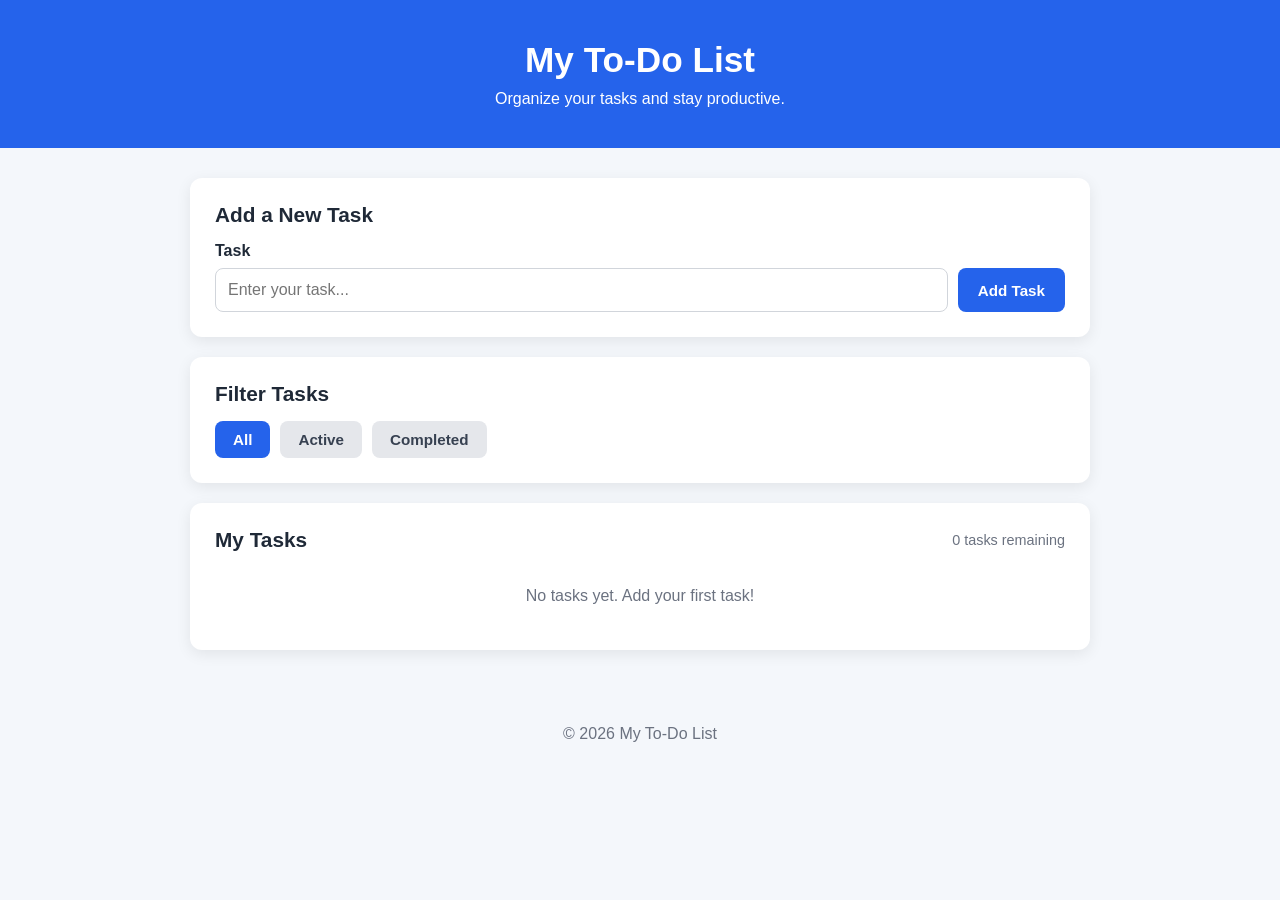
<file: index.html>
<!DOCTYPE html>
<html lang="en">
<head>
    <meta charset="UTF-8">

    <meta name="viewport" content="width=device-width, initial-scale=1.0">

    <meta
        name="description"
        content="Interactive To-Do List with CRUD operations, filtering and local storage."
    >

    <title>My To-Do List</title>

    <link rel="stylesheet" href="./css/style.css">
</head>

<body>

    <header class="header">
        <div class="container">
            <h1>My To-Do List</h1>
            <p>Organize your tasks and stay productive.</p>
        </div>
    </header>


    <main class="container">

        <!-- Add Task -->
        <section class="task-input-section" aria-labelledby="add-task-title">

            <h2 id="add-task-title">Add a New Task</h2>

            <form id="task-form">

                <label for="task-input">
                    Task
                </label>

                <div class="input-group">

                    <input
                        type="text"
                        id="task-input"
                        placeholder="Enter your task..."
                        autocomplete="off"
                        required
                    >

                    <button type="submit" id="add-task-btn">
                        Add Task
                    </button>

                </div>

            </form>

        </section>


        <!-- Filters -->
        <section class="filter-section" aria-labelledby="filter-title">

            <h2 id="filter-title">Filter Tasks</h2>

            <div class="filters">

                <button
                    type="button"
                    class="filter-btn active"
                    data-filter="all"
                >
                    All
                </button>

                <button
                    type="button"
                    class="filter-btn"
                    data-filter="active"
                >
                    Active
                </button>

                <button
                    type="button"
                    class="filter-btn"
                    data-filter="completed"
                >
                    Completed
                </button>

            </div>

        </section>


        <!-- Tasks -->
        <section class="tasks-section" aria-labelledby="tasks-title">

            <div class="tasks-header">

                <h2 id="tasks-title">
                    My Tasks
                </h2>

                <span id="task-count">
                    0 tasks
                </span>

            </div>

            <ul
                id="task-list"
                class="task-list"
                aria-live="polite"
            ></ul>

            <p
                id="empty-message"
                class="empty-message"
            >
                No tasks yet. Add your first task!
            </p>

        </section>

    </main>


    <footer class="footer">

        <p>
            &copy; 2026 My To-Do List
        </p>

    </footer>

        
    <script src="./js/script.js"></script>

</body>
</html>
</file>
<file: css/style.css>
/* =========================
   RESET
========================= */

* {
    margin: 0;
    padding: 0;
    box-sizing: border-box;
}


/* =========================
   BODY
========================= */

body {
    font-family: Arial, sans-serif;
    background: #f4f7fb;
    color: #1f2937;
    min-height: 100vh;
}


/* =========================
   CONTAINER
========================= */

.container {
    width: 90%;
    max-width: 900px;
    margin: auto;
}


/* =========================
   HEADER
========================= */

.header {
    background: #2563eb;
    color: white;
    text-align: center;
    padding: 40px 20px;
}

.header h1 {
    font-size: 2.2rem;
    margin-bottom: 10px;
}

.header p {
    font-size: 1rem;
}


/* =========================
   MAIN
========================= */

main {
    padding: 30px 0;
}


/* =========================
   SECTIONS
========================= */

.task-input-section,
.filter-section,
.tasks-section {
    background: white;
    padding: 25px;
    margin-bottom: 20px;
    border-radius: 12px;
    box-shadow: 0 4px 15px rgba(0, 0, 0, 0.08);
}

h2 {
    margin-bottom: 15px;
    font-size: 1.3rem;
}


/* =========================
   INPUT
========================= */

label {
    display: block;
    margin-bottom: 8px;
    font-weight: bold;
}

.input-group {
    display: flex;
    gap: 10px;
}

#task-input {
    flex: 1;
    padding: 12px;

    border: 1px solid #d1d5db;
    border-radius: 8px;

    font-size: 1rem;
}

#task-input:focus {
    outline: 2px solid #2563eb;
    border-color: #2563eb;
}


/* =========================
   BUTTONS
========================= */

button {
    border: none;
    cursor: pointer;
    font-size: 0.95rem;
    font-weight: bold;
}


/* ADD BUTTON */

#add-task-btn {
    background: #2563eb;
    color: white;

    padding: 12px 20px;
    border-radius: 8px;
}

#add-task-btn:hover {
    background: #1d4ed8;
}


/* =========================
   FILTERS
========================= */

.filters {
    display: flex;
    gap: 10px;
    flex-wrap: wrap;
}

.filter-btn {
    padding: 10px 18px;

    border-radius: 8px;

    background: #e5e7eb;
    color: #374151;
}

.filter-btn:hover {
    background: #d1d5db;
}

.filter-btn.active {
    background: #2563eb;
    color: white;
}


/* =========================
   TASK HEADER
========================= */

.tasks-header {
    display: flex;
    justify-content: space-between;
    align-items: center;

    margin-bottom: 15px;
}

.tasks-header h2 {
    margin-bottom: 0;
}

#task-count {
    color: #6b7280;
    font-size: 0.9rem;
}


/* =========================
   TASK LIST
========================= */

.task-list {
    list-style: none;

    display: flex;
    flex-direction: column;

    gap: 10px;
}


/* =========================
   TASK ITEM
========================= */

.task-item {
    display: flex;
    align-items: center;

    gap: 12px;

    padding: 15px;

    border: 1px solid #e5e7eb;
    border-radius: 8px;

    background: #f9fafb;
}

.task-item.completed {
    background: #ecfdf5;
}


/* CHECKBOX */

.task-checkbox {
    width: 18px;
    height: 18px;

    cursor: pointer;
}


/* TASK TEXT */

.task-text {
    flex: 1;

    word-break: break-word;
}

.task-item.completed .task-text {
    text-decoration: line-through;
    color: #6b7280;
}


/* =========================
   TASK ACTIONS
========================= */

.task-actions {
    display: flex;
    gap: 6px;
}

.edit-btn,
.delete-btn {
    padding: 7px 10px;

    border-radius: 6px;

    color: white;
}

.edit-btn {
    background: #f59e0b;
}

.delete-btn {
    background: #ef4444;
}

.edit-btn:hover {
    background: #d97706;
}

.delete-btn:hover {
    background: #dc2626;
}


/* =========================
   EMPTY MESSAGE
========================= */

.empty-message {
    text-align: center;

    color: #6b7280;

    padding: 20px;
}


/* =========================
   FOOTER
========================= */

.footer {
    text-align: center;

    padding: 25px;

    color: #6b7280;
}


/* =========================
   RESPONSIVE
========================= */

@media (max-width: 600px) {

    .header h1 {
        font-size: 1.8rem;
    }

    .input-group {
        flex-direction: column;
    }

    #add-task-btn {
        width: 100%;
    }

    .tasks-header {
        align-items: flex-start;
        gap: 10px;

        flex-direction: column;
    }

    .task-item {
        align-items: flex-start;
        flex-wrap: wrap;
    }

    .task-actions {
        width: 100%;
    }

    .edit-btn,
    .delete-btn {
        flex: 1;
    }
}
</file>
